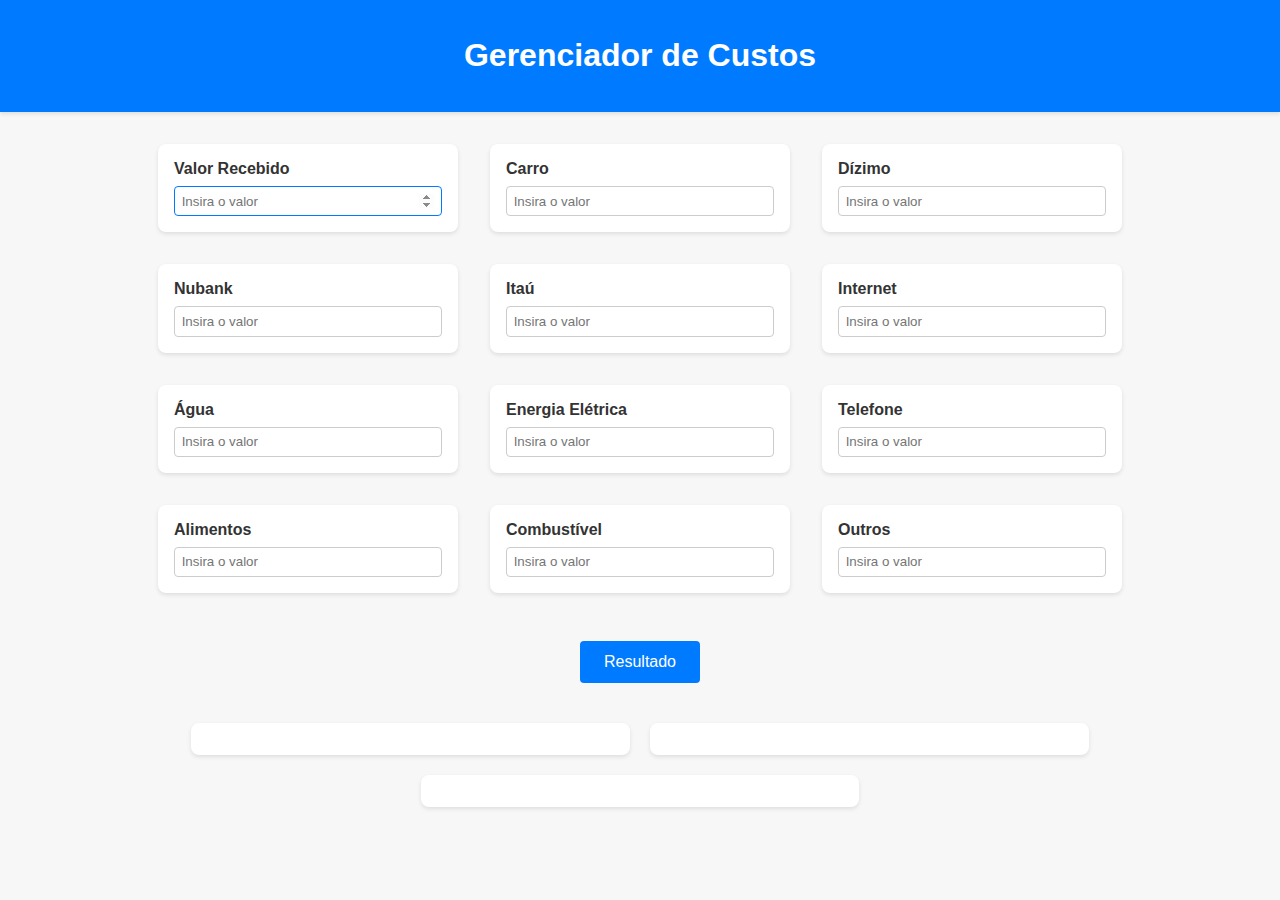
<file: 2. Costs Js/index.html>
<!DOCTYPE html>
<html lang="en">
  <head>
    <meta charset="UTF-8" />
    <meta name="viewport" content="width=device-width, initial-scale=1.0" />
    <link rel="stylesheet" href="main.css" />
    <title>Gerenciador de Custos</title>
  </head>
  <body>
    <div class="header">
      <h1>Gerenciador de Custos</h1>
    </div>
    <div class="container">
      <section>
        <label for="received-value"
          ><i class="bi bi-coin"></i> Valor Recebido</label
        >
        <input
          type="number"
          id="received-value"
          autofocus
          required
          placeholder="Insira o valor"
        />
      </section>
      <section>
        <label for="car"><i class="bi bi-car-front"></i> Carro</label>
        <input type="number" id="car" placeholder="Insira o valor" />
      </section>
      <section>
        <label for="rent"><i class="bi bi-diagram-3"></i> Dízimo</label>
        <input type="number" id="rent" placeholder="Insira o valor" />
      </section>
      <section>
        <label for="cred-card"><i class="bi bi-credit-card"></i> Nubank</label>
        <input type="number" id="cred-card" placeholder="Insira o valor" />
      </section>
      <section>
        <label for="nubank-card"
          ><i class="bi bi-credit-card-2-back"></i> Itaú</label
        >
        <input type="number" id="nubank-card" placeholder="Insira o valor" />
      </section>
      <section>
        <label for="internet"><i class="bi bi-wifi"></i> Internet</label>
        <input type="number" id="internet" placeholder="Insira o valor" />
      </section>
      <section>
        <label for="water"><i class="bi bi-droplet-half"></i> Água</label>
        <input type="number" id="water" placeholder="Insira o valor" />
      </section>
      <section>
        <label for="eletric-energy"
          ><i class="bi bi-lightning"></i> Energia Elétrica</label
        >
        <input type="number" id="eletric-energy" placeholder="Insira o valor" />
      </section>
      <section>
        <label for="phone"><i class="bi bi-phone"></i> Telefone</label>
        <input type="number" id="phone" placeholder="Insira o valor" />
      </section>
      <section>
        <label for="foods"><i class="bi bi-shop"></i> Alimentos</label>
        <input type="number" id="foods" placeholder="Insira o valor" />
      </section>
      <section>
        <label for="fuel"><i class="bi bi-fuel-pump"></i> Combustível</label>
        <input type="number" id="fuel" placeholder="Insira o valor" />
      </section>
      <section>
        <label for="others"><i class="bi bi-bag-plus"></i> Outros</label>
        <input type="number" id="others" placeholder="Insira o valor" />
      </section>
    </div>
    <div class="button-container">
      <button onclick="managementValues()">
        <i class="bi bi-bag-check"></i> Resultado
      </button>
    </div>
    <ul class="view-results">
      <li id="results"></li>
      <li id="tithe"></li>
      <li id="after-payment-result"></li>
    </ul>
    <script src="refatoring.js"></script>
  </body>
</html>
</file>
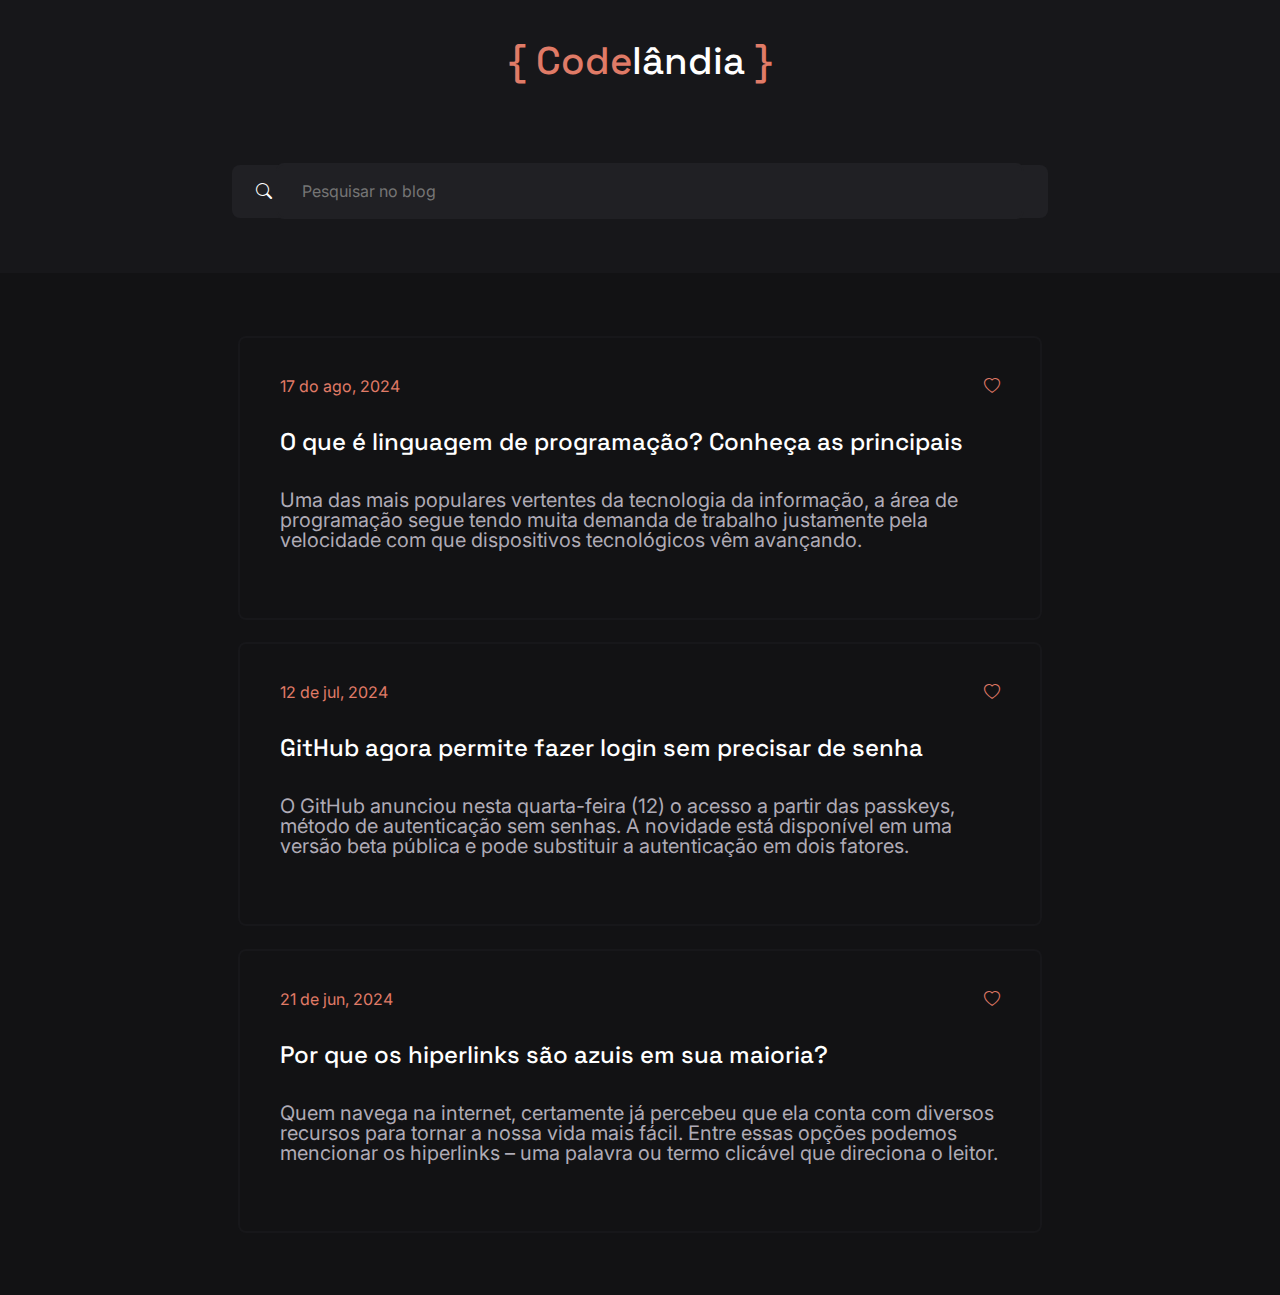
<file: 1. Codelandi/codelandia.html>
<!DOCTYPE html>
<html lang="en">
  <head>
    <meta charset="UTF-8" />
    <meta name="viewport" content="width=device-width, initial-scale=1.0" />
    <link rel="stylesheet" href="main.css" />
    <title>Codelândia</title>
  </head>
  <body>
    <header>
      <h1>
        <span class="brackets">{</span> Code<span>lândia </span
        ><span class="brackets">}</span>
      </h1>
      <nav>
        <div class="input-container">
          <i class="bi bi-search"></i>
          <input
            type="search"
            name="search-area"
            id="search-area"
            placeholder="Pesquisar no blog"
          />
        </div>
      </nav>
    </header>
    <main>
      <section>
        <article>
          <aside>
            <p class="date">17 do ago, 2024</p>
            <i class="bi bi-heart heart" id="heart" title="Curtir"></i>
            <i class="bi bi-heart-fill heart-fill" title="Curtir"></i>
          </aside>
          <h4 class="title">
            O que é linguagem de programação? Conheça as principais
          </h4>
          <p class="description">
            Uma das mais populares vertentes da tecnologia da informação, a área
            de programação segue tendo muita demanda de trabalho justamente pela
            velocidade com que dispositivos tecnológicos vêm avançando.
          </p>
        </article>
        <article>
          <aside>
            <p class="date">12 de jul, 2024</p>
            <i class="bi bi-heart heart-two" title="Curtir"></i>
            <i class="bi bi-heart-fill heart-fill-two" title="Curtir"></i>
          </aside>
          <h3 class="title">
            GitHub agora permite fazer login sem precisar de senha
          </h3>
          <p class="description">
            O GitHub anunciou nesta quarta-feira (12) o acesso a partir das
            passkeys, método de autenticação sem senhas. A novidade está
            disponível em uma versão beta pública e pode substituir a
            autenticação em dois fatores.
          </p>
        </article>
        <article>
          <aside>
            <p class="date">21 de jun, 2024</p>
            <i class="bi bi-heart heart-three" title="Curtir"></i>
            <i class="bi bi-heart-fill heart-fill-three" title="Curtir"></i>
          </aside>
          <h4 class="title">Por que os hiperlinks são azuis em sua maioria?</h4>
          <p class="description">
            Quem navega na internet, certamente já percebeu que ela conta com
            diversos recursos para tornar a nossa vida mais fácil. Entre essas
            opções podemos mencionar os hiperlinks – uma palavra ou termo
            clicável que direciona o leitor.
          </p>
        </article>
      </section>
    </main>
  </body>
  <script src="main.js"></script>
</html>
</file>
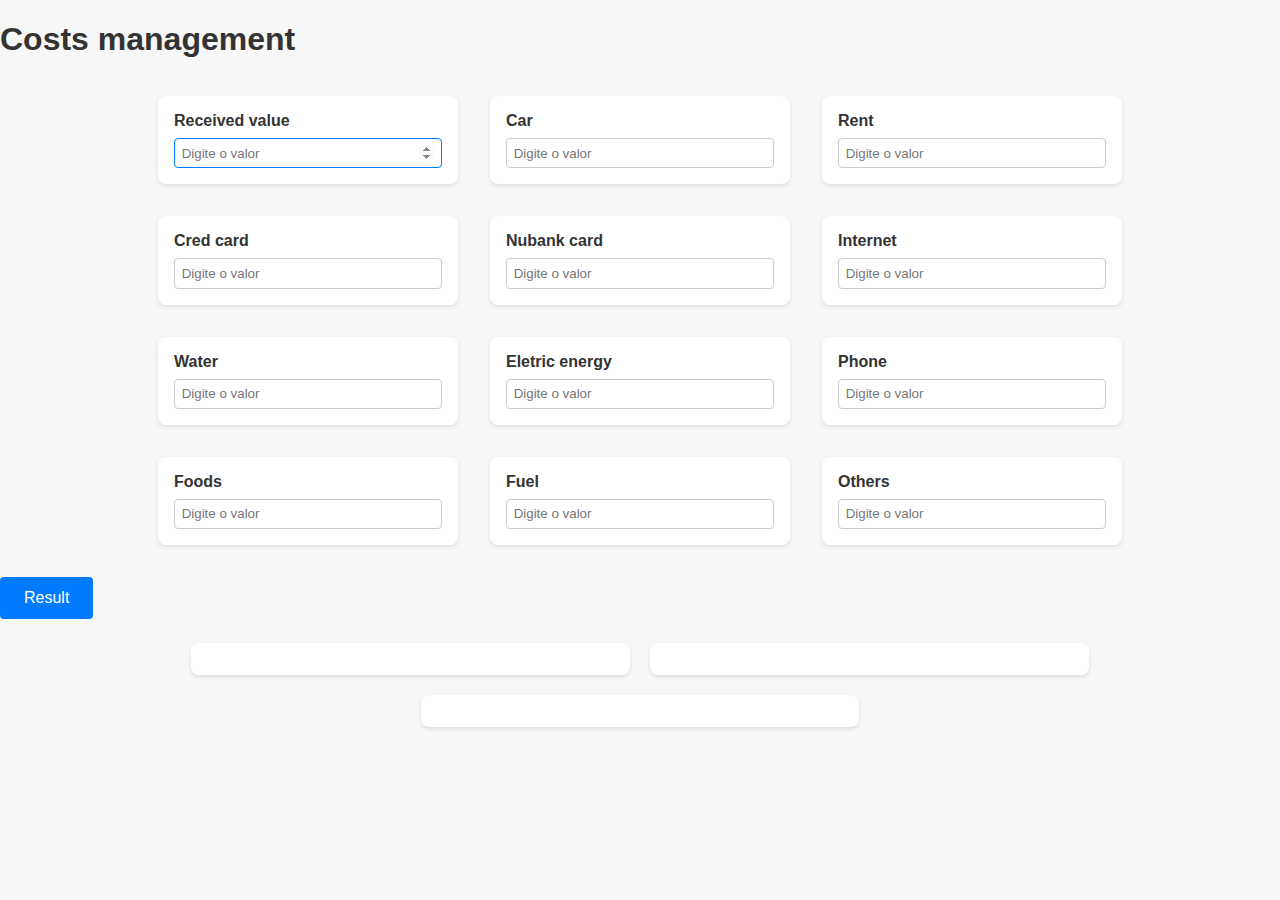
<file: 2. Costs Js/cost-manager.html>
<!DOCTYPE html>
<html lang="en">
  <head>
    <meta charset="UTF-8" />
    <meta name="viewport" content="width=device-width, initial-scale=1.0" />
    <link rel="stylesheet" href="main.css" />
    <title>Costs management</title>
  </head>
  <body>
    <h1>Costs management</h1>
    <div class="container">
      <section>
        <label for="received-value">Received value</label>
        <input
          type="number"
          id="received-value"
          autofocus
          required
          placeholder="Digite o valor"
        />
      </section>
      <section>
        <label for="car">Car</label>
        <input type="number" id="car" placeholder="Digite o valor" />
      </section>
      <section>
        <label for="rent">Rent</label>
        <input type="number" id="rent" placeholder="Digite o valor" />
      </section>
      <section>
        <label for="cred-card">Cred card</label>
        <input type="number" id="cred-card" placeholder="Digite o valor" />
      </section>
      <section>
        <label for="nubank-card">Nubank card</label>
        <input type="number" id="nubank-card" placeholder="Digite o valor" />
      </section>
      <section>
        <label for="internet">Internet</label>
        <input type="number" id="internet" placeholder="Digite o valor" />
      </section>
      <section>
        <label for="water">Water</label>
        <input type="number" id="water" placeholder="Digite o valor" />
      </section>
      <section>
        <label for="eletric-energy">Eletric energy</label>
        <input type="number" id="eletric-energy" placeholder="Digite o valor" />
      </section>
      <section>
        <label for="phone">Phone</label>
        <input type="number" id="phone" placeholder="Digite o valor" />
      </section>
      <section>
        <label for="foods">Foods</label>
        <input type="number" id="foods" placeholder="Digite o valor" />
      </section>
      <section>
        <label for="fuel">Fuel</label>
        <input type="number" id="fuel" placeholder="Digite o valor" />
      </section>
      <section>
        <label for="others">Others</label>
        <input type="number" id="others" placeholder="Digite o valor" />
      </section>
    </div>
    <button onclick="managementValues()">Result</button>

    <ul class="view-results">
      <li id="results"></li>
      <li id="tithe"></li>
      <li id="after-payment-result"></li>
    </ul>
  </body>
  <script src="main.js"></script>
</html>
</file>
<file: 2. Costs Js/main.css>
body {
  font-family: Arial, sans-serif;
  background-color: #f7f7f7;
  color: #333;
  margin: 0;
  padding: 0;
}

.header {
  background-color: #007bff;
  color: white;
  padding: 1em;
  text-align: center;
  box-shadow: 0 2px 4px rgba(0, 0, 0, 0.1);
}

.container {
  display: flex;
  flex-wrap: wrap;
  justify-content: center;
  margin: 1em auto;
  max-width: 1200px;
  padding: 0 1em;
}

section {
  background-color: #fff;
  border-radius: 8px;
  box-shadow: 0 2px 4px rgba(0, 0, 0, 0.1);
  margin: 1em;
  padding: 1em;
  width: calc(25% - 2em);
  min-width: 200px;
  text-align: left;
}

section label {
  display: block;
  font-weight: bold;
  margin-bottom: 0.5em;
}

section input {
  border: 1px solid #ccc;
  border-radius: 4px;
  box-sizing: border-box;
  padding: 0.5em;
  width: 100%;
}

section input:focus {
  border-color: #007bff;
  outline: none;
}

.button-container {
  text-align: center;
  margin: 2em 0;
}

button {
  background-color: #007bff;
  border: none;
  border-radius: 4px;
  color: white;
  cursor: pointer;
  font-size: 1em;
  padding: 0.75em 1.5em;
  transition: background-color 0.3s ease;
}

button:hover {
  background-color: #0056b3;
}

.view-results {
  list-style: none;
  padding: 0;
  text-align: center;
}

.view-results li {
  background-color: #fff;
  border-radius: 8px;
  box-shadow: 0 2px 4px rgba(0, 0, 0, 0.1);
  display: inline-block;
  margin: 0.5em;
  padding: 1em;
  width: calc(33% - 1em);
  min-width: 150px;
}

@media (max-width: 768px) {
  section {
    width: calc(50% - 2em);
  }

  .view-results li {
    width: calc(50% - 1em);
  }
}

@media (max-width: 480px) {
  section {
    width: calc(100% - 2em);
  }

  .view-results li {
    width: calc(100% - 1em);
  }

  button {
    width: calc(100% - 2em);
    margin: 0 1em;
  }
}
</file>
<file: 1. Codelandi/main.css>
/* Google fonts */
@import url('https://fonts.googleapis.com/css2?family=Inter:wght@100..900&family=Space+Grotesk:wght@300..700&display=swap');

/* Bootstrap CDN*/
@import url('https://cdn.jsdelivr.net/npm/bootstrap-icons@1.11.3/font/bootstrap-icons.min.css');

@import url(./styles/reset.css);
@import url(./styles/header.css);
@import url(./styles/section.css);

:root {
  --brand-color: #e07b67;
  --brand-two-color: #00ff00;
  --dark-10: #121214;
  --dark-20: #17171a;
  --dark-30: #202024;
  --dark-40: #252529;
  --dark-50: #afabb6;
  --dark-60: #ffffff;
  --space-grotesk: 'Space Grotesk';
  --inter: 'Inter';
}

html,
body {
  margin: 0;
  padding: 0;
  box-sizing: border-box;
}
</file>
